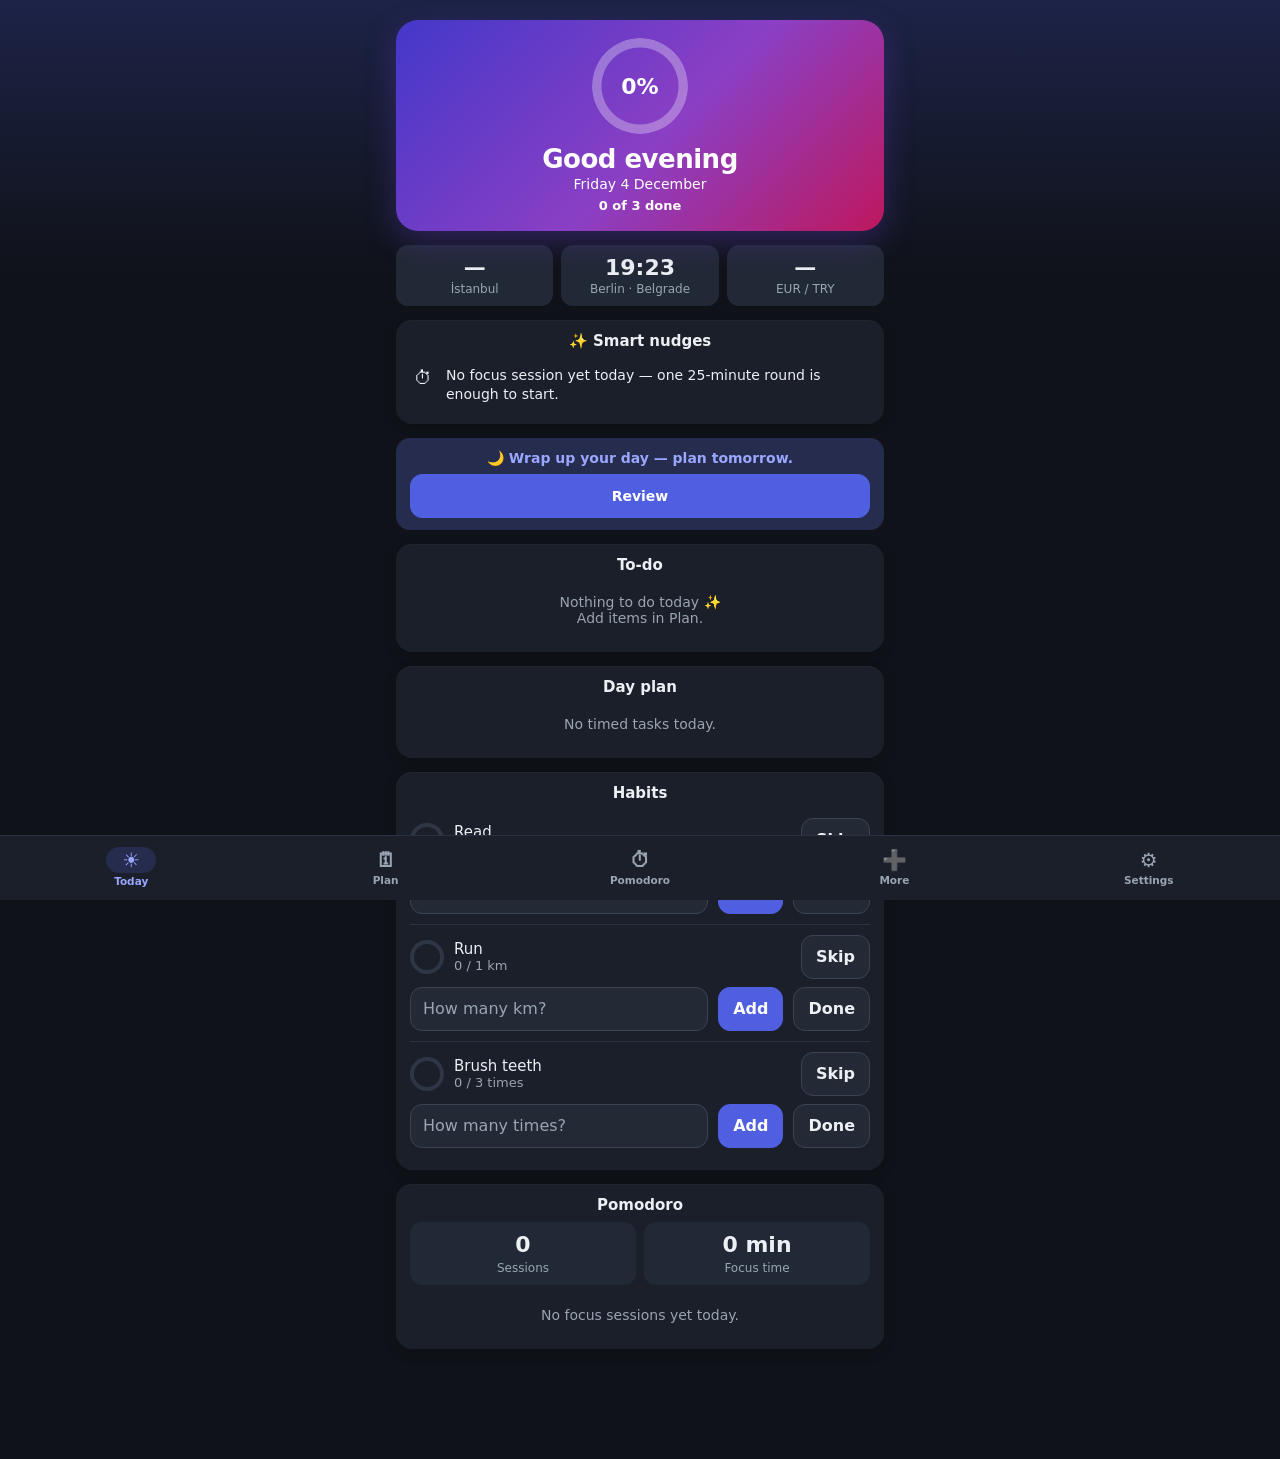
<file: index.html>
<!doctype html>
<html lang="en">
<head>
<meta charset="utf-8">
<meta name="viewport" content="width=device-width, initial-scale=1, viewport-fit=cover">
<meta name="theme-color" content="#0F1218">
<meta name="apple-mobile-web-app-capable" content="yes">
<meta name="apple-mobile-web-app-status-bar-style" content="default">
<meta name="apple-mobile-web-app-title" content="FocusDay">
<link rel="manifest" href="manifest.webmanifest">
<link rel="apple-touch-icon" href="icons/icon-180.png">
<link rel="icon" href="icons/icon-192.png">
<script>try{var t=(JSON.parse(localStorage.getItem("focusday.v1"))||{}).settings;document.documentElement.dataset.theme=(t&&t.theme)||"dark"}catch(e){document.documentElement.dataset.theme="dark"}</script>
<link rel="stylesheet" href="styles.css">
<title>FocusDay</title>
</head>
<body>
<main id="view"></main>
<div id="toast" role="status" aria-live="polite"></div>
<nav id="nav" aria-label="Main menu"></nav>
<script src="app.js"></script>
</body>
</html>
</file>
<file: styles.css>
:root{--glow:#1D2347;--bg:#0F1218;--card:#1A1F29;--field:#232A36;--ink:#ECEFF4;--mute:#9AA4B2;--line:#2A3140;--border:#3A4354;--track:#2E3646;--stat:#222936;--acc:#4F5FE0;--acc-t:#9AA6FF;--accbg:#262C4D;--tom:#C2410C;--tom-t:#FB923C;--ok:#34D399;--okbtn:#0F766E;--danger:#F87171;--dangerbg:#3A2327;--heat1:#3B4A8A;--heat3:#7C8CFF;color-scheme:dark}
:root[data-theme=light]{--glow:#E6E9FF;--bg:#F5F6F8;--card:#FFFFFF;--field:#FFFFFF;--ink:#14181F;--mute:#5B6472;--line:#EEF0F3;--border:#C8CEDA;--track:#E4E7EC;--stat:#F5F6F8;--acc:#3B4CCA;--acc-t:#3B4CCA;--accbg:#ECEEFB;--tom:#C2410C;--tom-t:#C2410C;--ok:#0F766E;--okbtn:#0F766E;--danger:#B42318;--dangerbg:#FDE8E7;--heat1:#B7BEF0;--heat3:#3B4CCA;color-scheme:light}
@media (prefers-color-scheme:light){:root[data-theme=auto]{--glow:#E6E9FF;--bg:#F5F6F8;--card:#FFFFFF;--field:#FFFFFF;--ink:#14181F;--mute:#5B6472;--line:#EEF0F3;--border:#C8CEDA;--track:#E4E7EC;--stat:#F5F6F8;--acc:#3B4CCA;--acc-t:#3B4CCA;--accbg:#ECEEFB;--tom-t:#C2410C;--ok:#0F766E;--danger:#B42318;--dangerbg:#FDE8E7;--heat1:#B7BEF0;--heat3:#3B4CCA;color-scheme:light}}
*{box-sizing:border-box;-webkit-tap-highlight-color:transparent}
html,body{margin:0;background:var(--bg);color:var(--ink);font-family:-apple-system,BlinkMacSystemFont,"Inter",system-ui,sans-serif}
body{padding-top:env(safe-area-inset-top);background-image:linear-gradient(180deg,var(--glow),var(--bg) 280px);background-repeat:no-repeat;min-height:100vh}
main{padding:20px 16px calc(110px + env(safe-area-inset-bottom));max-width:520px;margin:0 auto;display:flex;flex-direction:column;gap:14px}
h1{margin:0;font-size:30px;font-weight:800;letter-spacing:-.5px}
h2{margin:0;font-size:15px;font-weight:700}
.sub{color:var(--mute);font-size:13px}
.row{display:flex;align-items:center;gap:10px}
.sp{flex:1;min-width:0}
.card{background:var(--card);border-radius:16px;padding:12px 14px;display:flex;flex-direction:column}
button{font:inherit;cursor:pointer;color:inherit}
.btn{min-height:44px;border:1.5px solid var(--border);background:var(--field);border-radius:12px;padding:0 14px;font-weight:600;color:var(--ink)}
.btn.pri{background:var(--acc);border-color:var(--acc);color:#fff}
.btn.tom{background:var(--tom);border-color:var(--tom);color:#fff}
.btn.big{min-height:54px;border-radius:16px;font-size:16px;font-weight:700}
.icon{width:44px;height:44px;border:none;border-radius:12px;background:var(--dangerbg);color:var(--danger);font-size:18px;flex-shrink:0}
input[type=text],input[type=time],input[type=number],input[type=date],select,textarea{font:inherit;min-height:44px;border:1.5px solid var(--border);border-radius:12px;padding:0 12px;background:var(--field);color:var(--ink);width:100%}
input::placeholder{color:var(--mute)}
.item{display:flex;align-items:center;gap:10px;min-height:52px;border-top:1px solid var(--line)}
.item:first-of-type{border-top:none}
.chk{width:30px;height:30px;border-radius:50%;border:2px solid var(--border);background:transparent;flex-shrink:0;color:#fff;font-size:16px;line-height:1;padding:0}
.chk.on{background:var(--okbtn);border-color:var(--okbtn)}
.title{flex:1;min-width:0;font-size:15px;overflow:hidden;text-overflow:ellipsis;white-space:nowrap}
.done .title{text-decoration:line-through;color:var(--mute)}
.pill{font-size:12px;font-weight:700;color:var(--tom-t);white-space:nowrap}
.seg{display:flex;background:var(--track);border-radius:12px;padding:3px}
.seg button{flex:1;border:none;background:transparent;border-radius:9px;min-height:40px;font-weight:700;color:var(--mute)}
.seg button.on{background:var(--field);color:var(--ink)}
.chips{display:flex;flex-wrap:wrap;gap:6px}
.chip{border:1.5px solid var(--border);background:var(--field);border-radius:999px;padding:0 12px;min-height:44px;font-size:13px;font-weight:600;color:var(--ink)}
.chip.sel{background:var(--acc);border-color:var(--acc);color:#fff}
.ring{width:250px;height:250px;border-radius:50%;margin:6px auto;display:flex;align-items:center;justify-content:center}
.ring>div{width:226px;height:226px;border-radius:50%;background:var(--bg);display:flex;flex-direction:column;align-items:center;justify-content:center;gap:4px}
.time{font-size:58px;font-weight:800;letter-spacing:-1px;font-variant-numeric:tabular-nums}
.dots{display:flex;gap:8px;justify-content:center}
.dots i{width:28px;height:6px;border-radius:3px;background:var(--track)}
.dots i.on{background:var(--tom-t)}
.bars{display:flex;align-items:flex-end;gap:8px;height:120px;padding-top:8px}
.bars div{flex:1;display:flex;flex-direction:column;align-items:center;gap:4px;justify-content:flex-end;height:100%;font-size:11px;color:var(--mute)}
.bars b{width:100%;background:var(--heat3);border-radius:6px 6px 2px 2px;min-height:3px}
.heat{display:flex;gap:4px;flex-wrap:wrap}
.heat i{width:18px;height:18px;border-radius:4px;background:var(--track)}
.heat i.l1{background:var(--heat1)}.heat i.l3{background:var(--heat3)}
#toast{position:fixed;left:16px;right:16px;bottom:calc(92px + env(safe-area-inset-bottom));max-width:488px;margin:0 auto;z-index:5}
#toast .t{background:#ECEFF4;color:#14181F;border-radius:14px;padding:4px 4px 4px 16px;display:flex;align-items:center;gap:10px;box-shadow:0 8px 24px rgba(0,0,0,.4)}
#toast .t span{flex:1;font-size:14px}
#toast .t button{min-height:44px;padding:0 14px;border:none;background:transparent;color:#3B4CCA;font-weight:700}
nav{position:fixed;left:0;right:0;bottom:0;background:var(--card);border-top:1px solid var(--line);display:grid;grid-template-columns:repeat(5,1fr);padding:6px 4px calc(8px + env(safe-area-inset-bottom));z-index:4}
nav button{border:none;background:none;min-height:50px;display:flex;flex-direction:column;align-items:center;justify-content:center;gap:2px;font-size:10.5px;font-weight:600;color:var(--mute);padding:0}
nav button span{font-size:20px}
nav button.on{color:var(--acc-t);font-weight:700}
.banner{background:var(--accbg);color:var(--acc-t);border-radius:14px;padding:12px 14px;font-weight:600;font-size:14px;display:flex;align-items:center;gap:10px}
.empty{padding:14px 0;text-align:center;color:var(--mute);font-size:14px}
label.sw{display:flex;align-items:center;gap:12px;min-height:52px;border-top:1px solid var(--line)}
label.sw:first-of-type{border-top:none}
label.sw input{width:22px;height:22px;accent-color:var(--acc)}
.grid3{display:grid;grid-template-columns:repeat(3,1fr);gap:8px}
.g2{display:grid;grid-template-columns:1fr 1fr;gap:8px}
.g2>div{display:flex;flex-direction:column;gap:4px;min-width:0}
.stat{background:var(--stat);border-radius:12px;padding:10px;display:flex;flex-direction:column;gap:2px;min-width:0}
.stat b{font-size:22px;white-space:nowrap}
.bar{height:8px;background:var(--track);border-radius:4px;overflow:hidden}
.bar i{display:block;height:100%;background:var(--ok);border-radius:4px;transition:width .2s}
.habit{display:flex;flex-direction:column;gap:8px;padding:10px 0;border-top:1px solid var(--line)}
.habit:first-of-type{border-top:none}
.habit input{flex:1;min-width:0}
.mark{width:28px;height:28px;border-radius:50%;border:2px solid var(--border);display:inline-flex;align-items:center;justify-content:center;color:#fff;font-size:15px;flex-shrink:0}
.mark.on{background:var(--okbtn);border-color:var(--okbtn)}
.link{background:none;border:none;text-align:left;padding:0;color:inherit;font:inherit;min-height:44px;display:flex;flex-direction:column;justify-content:center;min-width:0}
.btn:focus-visible,button:focus-visible,input:focus-visible,select:focus-visible{outline:3px solid var(--acc-t);outline-offset:2px}
.stat .sub{font-size:12px;white-space:nowrap;overflow:hidden;text-overflow:ellipsis}

button{touch-action:manipulation}
.row>input{flex:1;min-width:0}
.h1in{font-size:28px;font-weight:800;letter-spacing:-.4px;border-color:transparent;background:transparent;padding:0 4px}
.h1in:focus{background:var(--field);border-color:var(--border)}
textarea{min-height:46vh;padding:12px;resize:vertical;line-height:1.45}
.menu{display:flex;align-items:center;gap:12px;width:100%;min-height:60px;border:none;border-top:1px solid var(--line);background:none;text-align:left;padding:8px 0;color:var(--ink)}
.menu:first-child{border-top:none}
.menu .ic{font-size:24px;width:32px;text-align:center}
.menu .mt{flex:1;min-width:0;display:flex;flex-direction:column;gap:2px}
.menu .mt b{font-size:16px;overflow:hidden;text-overflow:ellipsis;white-space:nowrap}
.cdisp{background:var(--card);border-radius:16px;padding:14px;min-height:130px;display:flex;flex-direction:column;justify-content:flex-end;align-items:flex-end;gap:4px;word-break:break-all;text-align:right}
.cexpr{font-size:34px;font-weight:700;font-variant-numeric:tabular-nums;line-height:1.15}
.cres{font-size:20px;color:var(--mute);min-height:26px;font-variant-numeric:tabular-nums}
.keys{display:grid;grid-template-columns:repeat(4,1fr);gap:8px}
.keys button{min-height:58px;border:1.5px solid var(--border);border-radius:14px;background:var(--field);font-size:22px;font-weight:600;color:var(--ink)}
.keys .op{background:var(--accbg);color:var(--acc-t);border-color:transparent}
.keys .fn{background:var(--track);border-color:transparent}
.keys .eq{background:var(--acc);color:#fff;border-color:var(--acc)}
.keys .w2{grid-column:span 2}
.sr{position:absolute;width:1px;height:1px;overflow:hidden;clip:rect(0 0 0 0);white-space:nowrap}

.hero{background:linear-gradient(135deg,#4338CA 0%,#8B3FC4 55%,#BE185D 100%);border-radius:22px;padding:18px;display:flex;align-items:center;gap:16px;color:#fff;box-shadow:0 10px 30px rgba(99,60,200,.35)}
.hero h1{font-size:26px;color:#fff}
.hr{position:relative;width:88px;height:88px;flex-shrink:0;display:flex;align-items:center;justify-content:center}
.hring{position:absolute;inset:0;border-radius:50%;background:conic-gradient(#fff calc(var(--p)*1%),rgba(255,255,255,.3) 0);-webkit-mask:radial-gradient(farthest-side,transparent calc(100% - 10px),#000 calc(100% - 9px));mask:radial-gradient(farthest-side,transparent calc(100% - 10px),#000 calc(100% - 9px));transition:background .4s}
.hr b{font-size:22px;font-weight:800;font-variant-numeric:tabular-nums}
.hx{min-width:0;display:flex;flex-direction:column;gap:2px}
.hsub{font-size:14px;font-weight:500}
.hline{font-size:13px;font-weight:700;margin-top:4px}
.hero.win .hr{animation:glow 1.6s ease-in-out infinite alternate}
.tdot{width:34px;height:34px;border-radius:11px;display:inline-flex;align-items:center;justify-content:center;font-size:17px;flex-shrink:0;background:rgba(124,140,255,.18);background:color-mix(in srgb,var(--tc) 20%,transparent)}
.mring{width:34px;height:34px;border-radius:50%;flex-shrink:0;background:conic-gradient(var(--ok) calc(var(--p)*1%),var(--track) 0);display:inline-flex;align-items:center;justify-content:center}
.mring i{font-style:normal;width:26px;height:26px;border-radius:50%;background:var(--card);display:flex;align-items:center;justify-content:center;font-size:14px;color:var(--ok);font-weight:800}
.mring.on{background:var(--okbtn)}.mring.on i{background:var(--okbtn);color:#fff}
.flame{color:var(--tom-t);font-weight:800}
.nudge{gap:2px}.nudge h2{padding-bottom:6px}
.nrow{display:flex;gap:10px;align-items:flex-start;padding:8px 0;border-top:1px solid var(--line);font-size:14px;line-height:1.35}
.nrow:first-of-type{border-top:none}
.nic{font-size:18px;width:26px;text-align:center;flex-shrink:0}
nav button.on span{background:var(--accbg);border-radius:14px;padding:1px 16px}
nav button span{transition:background .2s,padding .2s}
.btn,.chk,.menu,.chip,.keys button,nav button{transition:transform .12s,background-color .15s}
.btn:active,.chk:active,.menu:active,.chip:active,.keys button:active,nav button:active{transform:scale(.96)}
.card{box-shadow:0 1px 0 rgba(255,255,255,.03) inset,0 4px 14px rgba(0,0,0,.12)}
:root[data-theme=light] .card{box-shadow:0 1px 2px rgba(20,24,31,.06),0 4px 14px rgba(20,24,31,.05)}
main.in{animation:fadein .22s ease-out}
.pop{animation:pop .35s cubic-bezier(.3,1.6,.5,1)}
.confetti{position:fixed;inset:0;pointer-events:none;z-index:9;overflow:hidden}
.confetti i{position:absolute;top:-12px;width:9px;height:14px;border-radius:2px;animation:fall 1.9s ease-in forwards}
@keyframes fadein{from{opacity:0;transform:translateY(6px)}to{opacity:1;transform:none}}
@keyframes pop{0%{transform:scale(.6)}60%{transform:scale(1.2)}100%{transform:scale(1)}}
@keyframes fall{to{transform:translate(var(--dx),105vh) rotate(540deg);opacity:.9}}
@keyframes glow{from{filter:drop-shadow(0 0 0 rgba(255,255,255,0))}to{filter:drop-shadow(0 0 10px rgba(255,255,255,.7))}}
@media (prefers-reduced-motion:reduce){*{animation:none!important;transition:none!important}}

.hrow{display:grid;grid-template-columns:84px minmax(0,1fr) minmax(0,1fr);gap:8px}
.hrow input{text-align:center;font-size:20px;font-weight:700;padding:0 6px;width:100%;min-width:0}

.hero{position:relative}
.hx{padding-right:34px}
.hsearch{position:absolute;top:8px;right:8px;width:44px;height:44px;border-radius:12px;border:none;background:rgba(255,255,255,.18);color:#fff;font-size:18px}
.tl{position:relative;margin-top:4px}
.tl-h{position:absolute;left:0;right:0;border-top:1px solid var(--line);font-size:11px;color:var(--mute)}
.tl-h span{position:absolute;top:2px;left:0;width:40px}
.tl-grid{position:absolute;left:44px;right:0;top:0;bottom:0}
.blk{position:absolute;border:none;border-left:4px solid var(--tc);border-radius:10px;padding:3px 8px;text-align:left;background:rgba(124,140,255,.22);background:color-mix(in srgb,var(--tc) 24%,var(--card));color:var(--ink);font-size:12px;overflow:hidden;display:flex;flex-direction:column;justify-content:center;line-height:1.25}
.blk b{font-weight:700;white-space:nowrap;overflow:hidden;text-overflow:ellipsis}
.blk.done{opacity:.55;text-decoration:line-through}
.tl-now{position:absolute;left:38px;right:0;height:2px;background:var(--danger);z-index:2}
.tl-now::before{content:'';position:absolute;left:-4px;top:-3px;width:8px;height:8px;border-radius:50%;background:var(--danger)}
.tl-any{display:flex;flex-wrap:wrap;gap:6px;padding-bottom:8px}
.chip.done{text-decoration:line-through;color:var(--mute)}
.tdet{padding:4px 0 12px 44px;display:flex;flex-direction:column;gap:8px}
.tnote{font-size:14px;white-space:pre-wrap;color:var(--mute)}
.srow{display:flex;align-items:center;gap:8px}
.chk.sm{width:26px;height:26px;font-size:13px}
.stxt{flex:1;font-size:14px;min-width:0}
.stxt.done{text-decoration:line-through;color:var(--mute)}
.icon.sm{width:36px;height:36px;font-size:14px}
.more{border:1.5px solid var(--border);border-radius:12px;padding:4px 10px 10px}
.more summary{min-height:40px;display:flex;align-items:center;font-weight:600;cursor:pointer}
.more textarea{min-height:64px}
.mring.sk{background:var(--track)}.mring.sk i{color:var(--mute)}
.hist{display:grid;grid-template-rows:repeat(7,14px);grid-auto-flow:column;grid-auto-columns:14px;gap:3px;padding-top:6px;overflow-x:auto}
.hist i{border-radius:3px;background:var(--track);display:block}
.hist i.l1{background:var(--heat1)}.hist i.l3{background:var(--heat3)}
.hist i.sk{background:none;border:1.5px dashed var(--border)}
.hist i.f{opacity:.15}
input[type=search]{font:inherit;min-height:44px;border:1.5px solid var(--border);border-radius:12px;padding:0 12px;background:var(--field);color:var(--ink);width:100%}

/* v12: symmetry */
main>h1,.card>h2,.h1in{text-align:center}
.chips{justify-content:center}
.stat{align-items:center;text-align:center;justify-content:center}
.stat .sub.w{white-space:normal}
.stat.two{gap:4px}
.ck{display:flex;align-items:baseline;justify-content:center;gap:6px;max-width:100%}
.ck b{font-size:17px}
.ck .sub{font-size:12px;white-space:nowrap;overflow:hidden;text-overflow:ellipsis}
.hero{flex-direction:column;text-align:center;gap:10px;padding:18px 16px}
.hx{padding-right:0;align-items:center}
.hr{width:96px;height:96px}
.banner{flex-direction:column;text-align:center;gap:8px}
.banner .btn{width:100%}
.g3{display:grid;grid-template-columns:repeat(3,1fr);gap:8px}
.g3>div{display:flex;flex-direction:column;gap:4px;min-width:0}
.grid3 .btn{padding:0 6px}
.wdays{display:grid;grid-template-columns:repeat(7,1fr);gap:4px}
.wdays .chip{padding:0;font-size:12px}
.tiles{display:grid;grid-template-columns:1fr 1fr;gap:10px}
.tile{display:flex;flex-direction:column;align-items:center;justify-content:center;gap:4px;min-height:116px;border:none;border-radius:16px;background:var(--card);color:var(--ink);padding:12px 8px;text-align:center}
.tile.w2{grid-column:span 2;min-height:84px}
.tile .ic{font-size:30px;line-height:1}
.tile b{font-size:15px}
.bigclock{font-size:56px;font-weight:800;text-align:center;font-variant-numeric:tabular-nums;letter-spacing:-1px;padding:14px 0}
.grp{font-weight:700;padding-top:10px;text-align:center}
</file>
